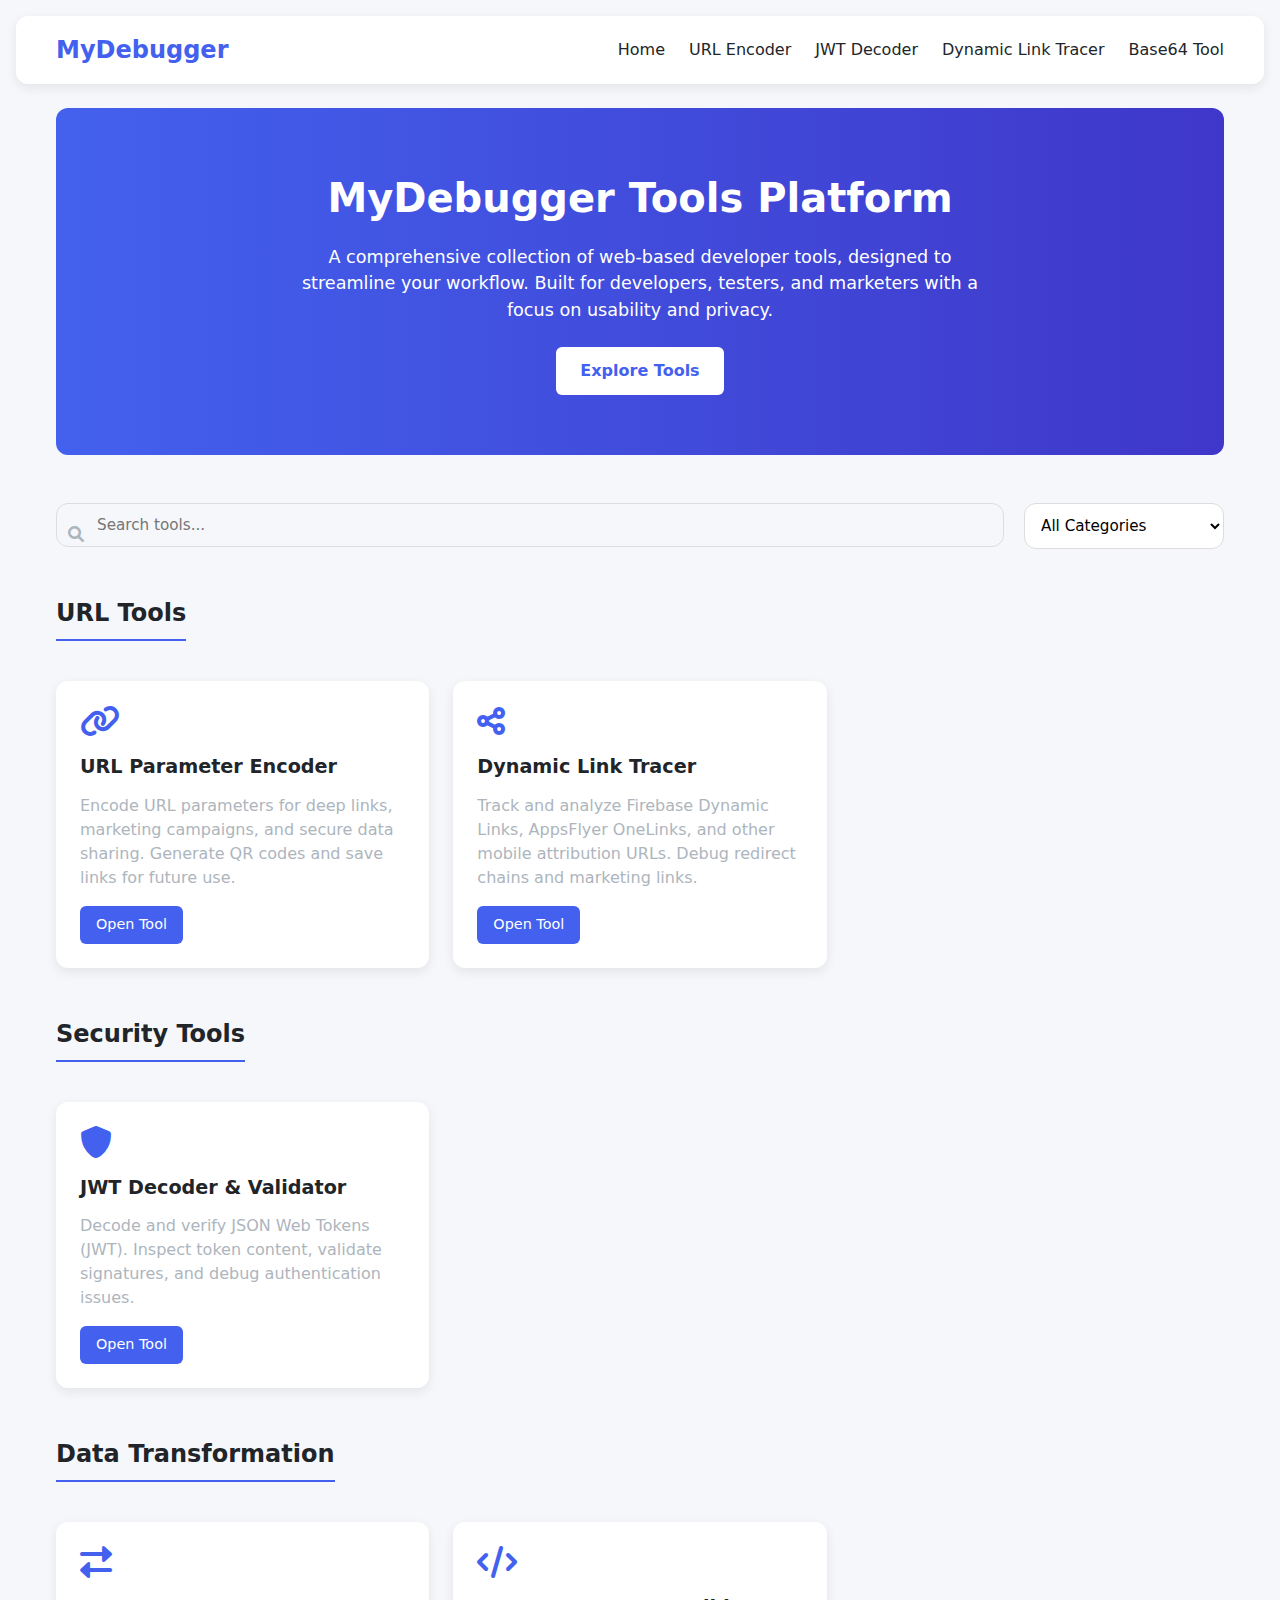
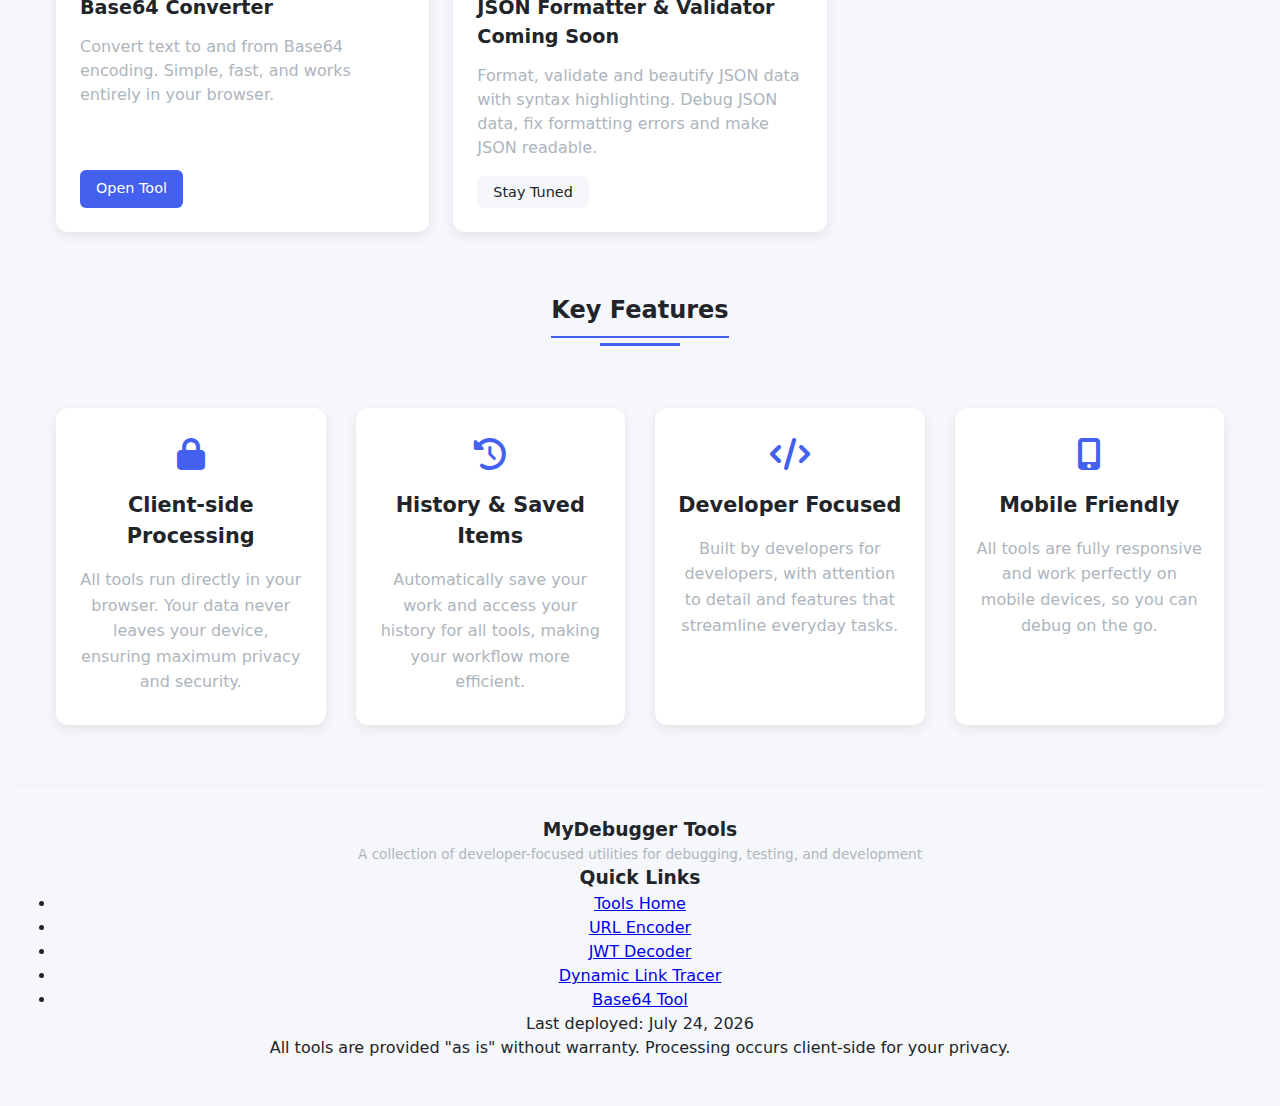
<file: landing.html>
<!DOCTYPE html>
<html lang="en">
<head>
    <meta charset="UTF-8">
    <meta name="viewport" content="width=device-width, initial-scale=1.0">
    
    <!-- SEO Optimized Title -->
    <title>MyDebugger Tools | Developer Utilities for URL, JSON, JWT and More</title>
    
    <!-- SEO Meta Tags -->
    <meta name="description" content="Free developer tools for URL encoding, JSON formatting, JWT debugging, and more. All tools run client-side for maximum privacy and security.">
    <meta name="keywords" content="developer tools, url encoder, jwt decoder, json formatter, base64 converter, dynamic link tracer">
    <meta name="robots" content="index, follow">
    <meta name="revisit-after" content="7 days">
    
    <!-- Canonical URL -->
    <link rel="canonical" href="https://mydebugger.vercel.app/landing.html">
    
    <!-- Open Graph / Facebook -->
    <meta property="og:type" content="website">
    <meta property="og:url" content="https://mydebugger.vercel.app/landing.html">
    <meta property="og:title" content="MyDebugger Tools | Developer Utilities">
    <meta property="og:description" content="Free developer tools for URL encoding, JSON formatting, JWT debugging, and more. All tools run client-side for maximum privacy and security.">
    
    <!-- Favicon -->
    <link rel="icon" type="image/png" href="assets/favicon.png">
    
    <!-- External Scripts and Styles -->
    <link rel="stylesheet" href="https://cdnjs.cloudflare.com/ajax/libs/font-awesome/6.0.0/css/all.min.css">
    
    <!-- Custom Styles -->
    <link rel="stylesheet" href="css/main.css">
</head>
<body>
    <!-- Header will be injected by common.js -->
    <div id="header-container"></div>
    
    <!-- Hero Section -->
    <div class="container">
        <section class="hero">
            <h1>MyDebugger Tools Platform</h1>
            <p>A comprehensive collection of web-based developer tools, designed to streamline your workflow. Built for developers, testers, and marketers with a focus on usability and privacy.</p>
            <a href="#tools" class="btn" id="explore-tools-btn">Explore Tools</a>
        </section>
    </div>
    
    <!-- Tools Search & Filter -->
    <div class="container">
        <div class="tools-control">
            <div class="search-box">
                <i class="fas fa-search"></i>
                <input type="text" id="search-tools" placeholder="Search tools...">
            </div>
            <div class="filter-box">
                <select id="category-filter">
                    <option value="">All Categories</option>
                    <!-- Categories will be populated by tools-registry.js -->
                </select>
            </div>
        </div>
    </div>
    
    <!-- Tools Container -->
    <div class="container" id="tools">
        <div id="tools-container">
            <!-- Tools will be rendered by tools-registry.js -->
        </div>
    </div>
    
    <!-- Features Section -->
    <div class="container">
        <section class="features">
            <h2>Key Features</h2>
            <div class="features-grid">
                <div class="feature-card" id="feature-client-side">
                    <i class="fas fa-lock"></i>
                    <h3>Client-side Processing</h3>
                    <p>All tools run directly in your browser. Your data never leaves your device, ensuring maximum privacy and security.</p>
                </div>
                <div class="feature-card" id="feature-history">
                    <i class="fas fa-history"></i>
                    <h3>History & Saved Items</h3>
                    <p>Automatically save your work and access your history for all tools, making your workflow more efficient.</p>
                </div>
                <div class="feature-card" id="feature-developer-focused">
                    <i class="fas fa-code"></i>
                    <h3>Developer Focused</h3>
                    <p>Built by developers for developers, with attention to detail and features that streamline everyday tasks.</p>
                </div>
                <div class="feature-card" id="feature-mobile-friendly">
                    <i class="fas fa-mobile-alt"></i>
                    <h3>Mobile Friendly</h3>
                    <p>All tools are fully responsive and work perfectly on mobile devices, so you can debug on the go.</p>
                </div>
            </div>
        </section>
    </div>
    
    <!-- Footer will be injected by common.js -->
    <div id="footer-container"></div>
    
    <!-- Common Scripts -->
    <script src="js/common.js"></script>
    <script src="js/storage.js"></script>
    <script src="js/tools-registry.js"></script>
    <script>
        document.addEventListener('DOMContentLoaded', function() {
            // Scroll to tools section when "Explore Tools" is clicked
            const exploreToolsBtn = document.getElementById('explore-tools-btn');
            exploreToolsBtn.addEventListener('click', () => {
                document.getElementById('tools').scrollIntoView({ behavior: 'smooth' });
            });

            // Add click handlers for feature cards
            document.getElementById('feature-client-side').addEventListener('click', () => {
                alert('Client-side processing ensures your data stays private.');
            });

            document.getElementById('feature-history').addEventListener('click', () => {
                alert('History and saved items feature is coming soon!');
            });

            document.getElementById('feature-developer-focused').addEventListener('click', () => {
                alert('Developer-focused tools to streamline your workflow.');
            });

            document.getElementById('feature-mobile-friendly').addEventListener('click', () => {
                alert('Mobile-friendly tools for debugging on the go.');
            });
        });
    </script>
    
    <style>
        /* Styles specific to landing page */
        .hero {
            background: linear-gradient(to right, var(--primary), var(--secondary));
            border-radius: var(--border-radius);
            padding: 60px 24px;
            margin: 24px 0 48px;
            color: var(--white);
            text-align: center;
        }
        
        .hero h1 {
            font-size: 2.5rem;
            margin-bottom: 16px;
        }
        
        .hero p {
            font-size: 1.1rem;
            margin-bottom: 24px;
            max-width: 700px;
            margin-left: auto;
            margin-right: auto;
        }
        
        .hero .btn {
            background-color: var(--white);
            color: var(--primary);
            font-weight: 600;
            padding: 12px 24px;
            font-size: 1rem;
        }
        
        .hero .btn:hover {
            background-color: rgba(255, 255, 255, 0.9);
            transform: translateY(-2px);
        }
        
        .tools-control {
            display: flex;
            gap: 20px;
            margin-bottom: 30px;
            flex-wrap: wrap;
        }
        
        .search-box {
            flex: 1;
            min-width: 250px;
            position: relative;
        }
        
        .search-box i {
            position: absolute;
            left: 12px;
            top: 50%;
            transform: translateY(-50%);
            color: var(--gray);
        }
        
        .search-box input {
            width: 100%;
            padding: 12px 12px 12px 40px;
            border: 1px solid #ddd;
            border-radius: var(--border-radius);
            font-size: 0.95rem;
        }
        
        .filter-box {
            width: 200px;
        }
        
        .filter-box select {
            width: 100%;
            padding: 12px;
            border: 1px solid #ddd;
            border-radius: var(--border-radius);
            font-size: 0.95rem;
            background-color: var(--white);
        }
        
        .features {
            margin: 60px 0;
            text-align: center;
        }
        
        .features h2 {
            margin-bottom: 40px;
            position: relative;
            display: inline-block;
        }
        
        .features h2:after {
            content: '';
            position: absolute;
            width: 80px;
            height: 3px;
            background-color: var(--primary);
            bottom: -10px;
            left: 50%;
            transform: translateX(-50%);
        }
        
        .features-grid {
            display: grid;
            grid-template-columns: repeat(auto-fit, minmax(250px, 1fr));
            gap: 30px;
            margin-top: 30px;
        }
        
        .feature-card {
            background-color: var(--white);
            padding: 30px 20px;
            border-radius: var(--border-radius);
            box-shadow: var(--shadow);
            transition: var(--transition);
        }
        
        .feature-card:hover {
            transform: translateY(-5px);
            box-shadow: 0 8px 24px rgba(0, 0, 0, 0.15);
        }
        
        .feature-card i {
            font-size: 2rem;
            color: var(--primary);
            margin-bottom: 20px;
        }
        
        .feature-card h3 {
            margin-bottom: 15px;
            font-size: 1.3rem;
        }
        
        .feature-card p {
            color: var(--gray);
            line-height: 1.6;
        }
        
        @media (max-width: 768px) {
            .hero h1 {
                font-size: 2rem;
            }
            
            .hero p {
                font-size: 1rem;
            }
            
            .tools-control {
                flex-direction: column;
                gap: 15px;
            }
            
            .filter-box {
                width: 100%;
            }
        }
    </style>
</body>
</html>
</file>
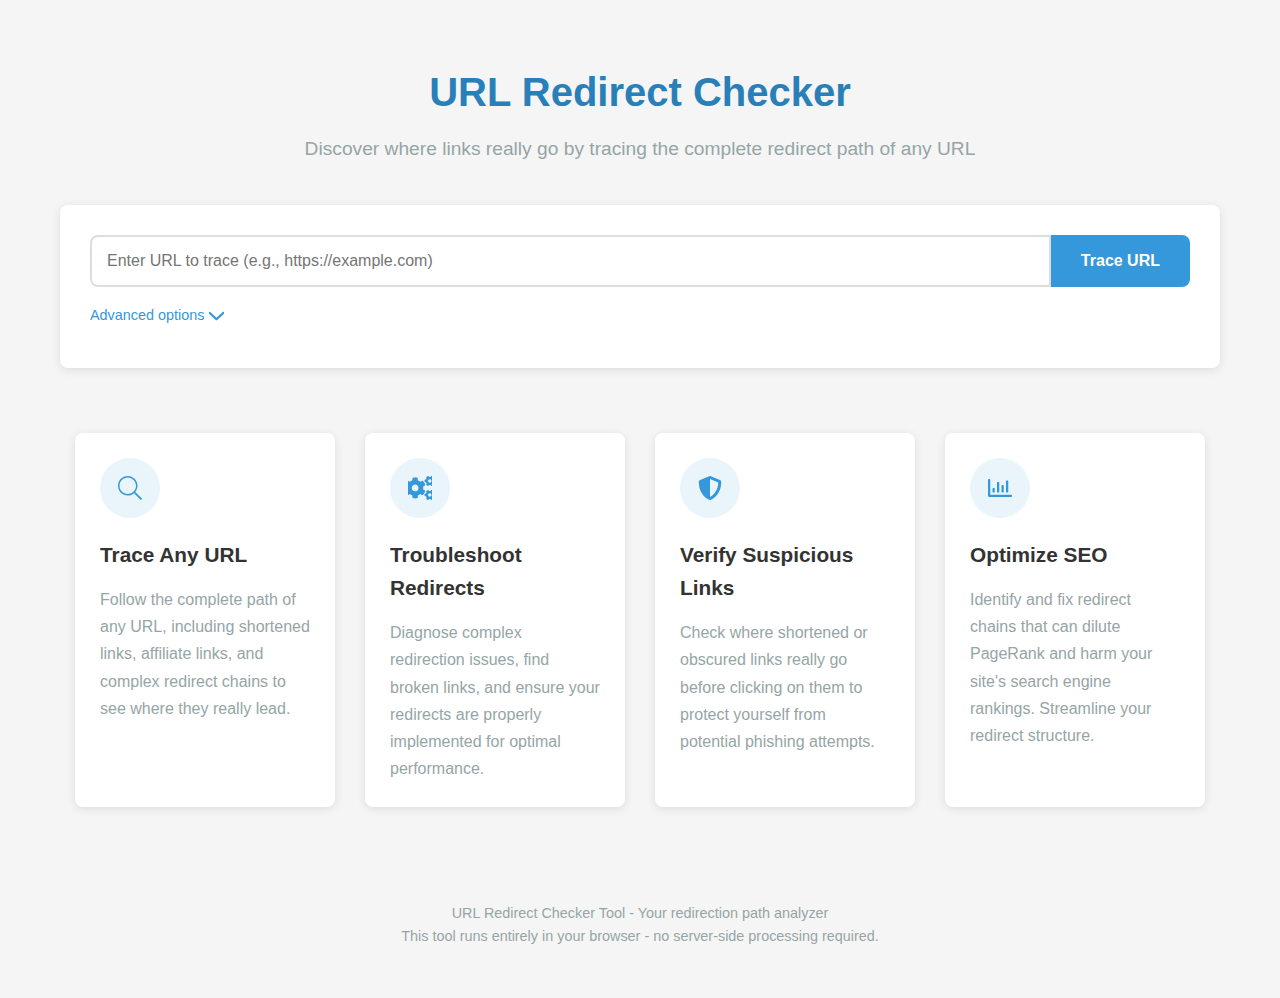
<file: tools/dynamic-link-tracer.html>
<!DOCTYPE html>
<html lang="en">
<head>
    <meta charset="UTF-8">
    <meta name="viewport" content="width=device-width, initial-scale=1.0">
    <title>URL Redirect Checker - Where Does This Link Go?</title>
    <style>
        :root {
            --primary: #3498db;
            --primary-dark: #2980b9;
            --secondary: #e74c3c;
            --success: #2ecc71;
            --warning: #f39c12;
            --danger: #e74c3c;
            --light: #f5f5f5;
            --dark: #333333;
            --gray: #95a5a6;
            --white: #ffffff;
            --border-radius: 8px;
            --box-shadow: 0 2px 10px rgba(0, 0, 0, 0.1);
            --transition: all 0.3s ease;
        }
        
        * {
            margin: 0;
            padding: 0;
            box-sizing: border-box;
            font-family: 'Segoe UI', Tahoma, Geneva, Verdana, sans-serif;
        }
        
        body {
            background-color: var(--light);
            color: var(--dark);
            line-height: 1.6;
        }
        
        .container {
            max-width: 1200px;
            margin: 0 auto;
            padding: 20px;
        }
        
        .header {
            text-align: center;
            padding: 40px 0;
        }
        
        .header h1 {
            font-size: 2.5rem;
            margin-bottom: 10px;
            color: var(--primary-dark);
        }
        
        .header p {
            font-size: 1.2rem;
            color: var(--gray);
            max-width: 800px;
            margin: 0 auto;
        }
        
        .input-section {
            background-color: var(--white);
            border-radius: var(--border-radius);
            box-shadow: var(--box-shadow);
            padding: 30px;
            margin-bottom: 30px;
        }
        
        .url-input-group {
            display: flex;
            margin-bottom: 20px;
        }
        
        .url-input {
            flex: 1;
            padding: 15px;
            border: 2px solid #ddd;
            border-radius: var(--border-radius) 0 0 var(--border-radius);
            font-size: 1rem;
            transition: var(--transition);
        }
        
        .url-input:focus {
            outline: none;
            border-color: var(--primary);
        }
        
        .trace-btn {
            background-color: var(--primary);
            color: white;
            border: none;
            padding: 0 30px;
            border-radius: 0 var(--border-radius) var(--border-radius) 0;
            cursor: pointer;
            font-size: 1rem;
            font-weight: bold;
            transition: var(--transition);
        }
        
        .trace-btn:hover {
            background-color: var(--primary-dark);
        }
        
        .options-toggle {
            background: none;
            border: none;
            color: var(--primary);
            cursor: pointer;
            font-size: 0.9rem;
            display: flex;
            align-items: center;
            margin-bottom: 15px;
        }
        
        .options-toggle:focus {
            outline: none;
        }
        
        .options-toggle i {
            margin-left: 5px;
            transition: var(--transition);
        }
        
        .options-toggle.open i {
            transform: rotate(180deg);
        }
        
        .advanced-options {
            display: none;
            background-color: #f9f9f9;
            padding: 20px;
            border-radius: var(--border-radius);
            margin-bottom: 20px;
        }
        
        .advanced-options.open {
            display: block;
        }
        
        .option-group {
            margin-bottom: 15px;
        }
        
        .option-group label {
            display: block;
            margin-bottom: 5px;
            font-weight: 600;
        }
        
        .option-group select, .option-group input {
            width: 100%;
            padding: 10px;
            border: 1px solid #ddd;
            border-radius: var(--border-radius);
        }
        
        .switch-container {
            display: flex;
            align-items: center;
        }
        
        .switch {
            position: relative;
            display: inline-block;
            width: 50px;
            height: 24px;
            margin-right: 10px;
        }
        
        .switch input {
            opacity: 0;
            width: 0;
            height: 0;
        }
        
        .slider {
            position: absolute;
            cursor: pointer;
            top: 0;
            left: 0;
            right: 0;
            bottom: 0;
            background-color: #ccc;
            transition: var(--transition);
            border-radius: 34px;
        }
        
        .slider:before {
            position: absolute;
            content: "";
            height: 16px;
            width: 16px;
            left: 4px;
            bottom: 4px;
            background-color: white;
            transition: var(--transition);
            border-radius: 50%;
        }
        
        input:checked + .slider {
            background-color: var(--primary);
        }
        
        input:checked + .slider:before {
            transform: translateX(26px);
        }
        
        .results-section {
            display: none;
            background-color: var(--white);
            border-radius: var(--border-radius);
            box-shadow: var(--box-shadow);
            margin-bottom: 30px;
            overflow: hidden;
        }
        
        .results-header {
            background-color: var(--primary);
            color: var(--white);
            padding: 20px;
            display: flex;
            justify-content: space-between;
            align-items: center;
        }
        
        .results-title {
            font-size: 1.3rem;
            font-weight: 600;
        }
        
        .action-buttons {
            display: flex;
        }
        
        .action-btn {
            background: rgba(255, 255, 255, 0.2);
            border: none;
            padding: 8px 12px;
            border-radius: var(--border-radius);
            color: white;
            margin-left: 10px;
            cursor: pointer;
            display: flex;
            align-items: center;
            font-size: 0.9rem;
            transition: var(--transition);
        }
        
        .action-btn:hover {
            background: rgba(255, 255, 255, 0.3);
        }
        
        .action-btn i {
            margin-right: 5px;
        }
        
        .results-body {
            padding: 30px;
        }
        
        .summary-panel {
            background-color: #f9f9f9;
            border-radius: var(--border-radius);
            padding: 20px;
            margin-bottom: 30px;
        }
        
        .summary-stats {
            display: flex;
            flex-wrap: wrap;
            margin-top: 15px;
        }
        
        .stat-item {
            flex: 1 1 150px;
            text-align: center;
            padding: 15px;
            background-color: var(--white);
            border-radius: var(--border-radius);
            margin: 5px;
            box-shadow: 0 1px 3px rgba(0, 0, 0, 0.1);
        }
        
        .stat-value {
            font-size: 1.8rem;
            font-weight: 700;
            color: var(--primary);
            margin-bottom: 5px;
        }
        
        .stat-label {
            font-size: 0.9rem;
            color: var(--gray);
        }
        
        .final-url {
            font-size: 1.1rem;
            padding: 15px;
            background-color: #f0f0f0;
            border-radius: var(--border-radius);
            word-break: break-all;
            margin-top: 15px;
        }
        
        .tabs {
            display: flex;
            border-bottom: 1px solid #ddd;
            margin-bottom: 20px;
        }
        
        .tab {
            padding: 10px 20px;
            cursor: pointer;
            border-bottom: 3px solid transparent;
            transition: var(--transition);
        }
        
        .tab.active {
            border-bottom-color: var(--primary);
            color: var(--primary);
            font-weight: 600;
        }
        
        .tab-content {
            display: none;
        }
        
        .tab-content.active {
            display: block;
        }
        
        .redirect-chain {
            position: relative;
            padding-left: 30px;
        }
        
        .redirect-item {
            position: relative;
            margin-bottom: 30px;
            transition: var(--transition);
        }
        
        .redirect-item::before {
            content: "";
            position: absolute;
            top: 0;
            left: -20px;
            width: 12px;
            height: 12px;
            border-radius: 50%;
            background-color: var(--primary);
            z-index: 1;
        }
        
        .redirect-item:not(:last-child)::after {
            content: "";
            position: absolute;
            top: 12px;
            left: -14px;
            width: 2px;
            height: calc(100% + 24px);
            background-color: #ddd;
        }
        
        .redirect-card {
            background-color: #f9f9f9;
            border-radius: var(--border-radius);
            padding: 20px;
            box-shadow: 0 1px 3px rgba(0, 0, 0, 0.1);
            transition: var(--transition);
        }
        
        .redirect-card:hover {
            box-shadow: 0 5px 15px rgba(0, 0, 0, 0.1);
        }
        
        .redirect-header {
            display: flex;
            justify-content: space-between;
            align-items: flex-start;
            margin-bottom: 15px;
        }
        
        .redirect-title {
            font-weight: 600;
            font-size: 1.1rem;
            word-break: break-all;
        }
        
        .status-badge {
            display: inline-block;
            padding: 5px 10px;
            border-radius: 20px;
            font-size: 0.8rem;
            font-weight: 600;
            color: white;
        }
        
        .status-301 {
            background-color: var(--success);
        }
        
        .status-302 {
            background-color: var(--warning);
        }
        
        .status-js {
            background-color: var(--primary);
        }
        
        .status-meta {
            background-color: var(--gray);
        }
        
        .redirect-details {
            display: flex;
            flex-wrap: wrap;
            font-size: 0.9rem;
            margin-bottom: 15px;
        }
        
        .detail-item {
            flex: 1 1 150px;
            margin-bottom: 10px;
        }
        
        .detail-label {
            font-weight: 600;
            color: var(--gray);
            margin-bottom: 3px;
        }
        
        .detail-value {
            word-break: break-all;
        }
        
        .toggle-details {
            background: none;
            border: none;
            color: var(--primary);
            cursor: pointer;
            font-size: 0.9rem;
            display: flex;
            align-items: center;
        }
        
        .toggle-details:focus {
            outline: none;
        }
        
        .toggle-details i {
            margin-left: 5px;
            transition: var(--transition);
        }
        
        .toggle-details.open i {
            transform: rotate(180deg);
        }
        
        .advanced-details {
            display: none;
            background-color: #f0f0f0;
            border-radius: var(--border-radius);
            padding: 15px;
            margin-top: 15px;
            font-family: 'Courier New', monospace;
            font-size: 0.9rem;
            white-space: pre-wrap;
            word-break: break-all;
        }
        
        .advanced-details.open {
            display: block;
        }
        
        .timeline-view {
            margin-top: 30px;
        }
        
        .timeline-bar {
            height: 40px;
            background-color: #f0f0f0;
            border-radius: var(--border-radius);
            position: relative;
            overflow: hidden;
            margin-bottom: 15px;
        }
        
        .timeline-segment {
            height: 100%;
            position: absolute;
            top: 0;
            transition: var(--transition);
        }
        
        .timeline-segment:hover {
            opacity: 0.8;
        }
        
        .timeline-labels {
            display: flex;
            justify-content: space-between;
            font-size: 0.8rem;
            color: var(--gray);
        }
        
        .timeline-markers {
            position: relative;
            height: 20px;
            margin-top: 5px;
        }
        
        .timeline-marker {
            position: absolute;
            top: 0;
            width: 1px;
            height: 8px;
            background-color: var(--gray);
        }
        
        .timeline-marker::after {
            content: attr(data-time);
            position: absolute;
            top: 10px;
            left: 50%;
            transform: translateX(-50%);
            font-size: 0.7rem;
            color: var(--gray);
            white-space: nowrap;
        }
        
        .headers-view {
            background-color: #f9f9f9;
            border-radius: var(--border-radius);
            padding: 20px;
            font-family: 'Courier New', monospace;
            font-size: 0.9rem;
            white-space: pre-wrap;
            max-height: 400px;
            overflow-y: auto;
        }
        
        .loader {
            display: none;
            text-align: center;
            padding: 40px 0;
        }
        
        .spinner {
            width: 50px;
            height: 50px;
            border: 5px solid rgba(0, 0, 0, 0.1);
            border-top-color: var(--primary);
            border-radius: 50%;
            animation: spin 1s linear infinite;
            margin: 0 auto 20px;
        }
        
        @keyframes spin {
            to {
                transform: rotate(360deg);
            }
        }
        
        .loader-text {
            font-size: 1.2rem;
            color: var(--gray);
        }
        
        .current-url {
            margin-top: 10px;
            font-size: 0.9rem;
            color: var(--gray);
            word-break: break-all;
        }
        
        .error-message {
            display: none;
            background-color: #fde2e2;
            border-left: 4px solid var(--danger);
            padding: 15px;
            margin-bottom: 20px;
            border-radius: var(--border-radius);
            color: #b71c1c;
        }
        
        .features-section {
            display: flex;
            flex-wrap: wrap;
            justify-content: space-between;
            margin: 50px 0;
        }
        
        .feature-card {
            flex: 1 1 250px;
            margin: 15px;
            background-color: var(--white);
            border-radius: var(--border-radius);
            box-shadow: var(--box-shadow);
            padding: 25px;
            transition: var(--transition);
        }
        
        .feature-card:hover {
            transform: translateY(-5px);
            box-shadow: 0 15px 30px rgba(0, 0, 0, 0.1);
        }
        
        .feature-icon {
            width: 60px;
            height: 60px;
            background-color: rgba(52, 152, 219, 0.1);
            border-radius: 50%;
            display: flex;
            align-items: center;
            justify-content: center;
            margin-bottom: 20px;
        }
        
        .feature-icon i {
            color: var(--primary);
            font-size: 1.5rem;
        }
        
        .feature-title {
            font-size: 1.3rem;
            margin-bottom: 15px;
            color: var(--dark);
        }
        
        .feature-description {
            color: var(--gray);
            line-height: 1.7;
        }
        
        .footer {
            text-align: center;
            padding: 30px 0;
            margin-top: 50px;
            color: var(--gray);
            font-size: 0.9rem;
        }
        
        /* Mobile Responsive Styles */
        @media (max-width: 768px) {
            .header {
                padding: 20px 0;
            }
            
            .header h1 {
                font-size: 2rem;
            }
            
            .header p {
                font-size: 1rem;
            }
            
            .url-input-group {
                flex-direction: column;
            }
            
            .url-input {
                border-radius: var(--border-radius) var(--border-radius) 0 0;
            }
            
            .trace-btn {
                border-radius: 0 0 var(--border-radius) var(--border-radius);
                padding: 15px;
            }
            
            .results-header {
                flex-direction: column;
                align-items: flex-start;
            }
            
            .action-buttons {
                margin-top: 15px;
            }
            
            .action-btn {
                margin: 0 10px 0 0;
            }
            
            .tabs {
                overflow-x: auto;
                padding-bottom: 5px;
            }
            
            .redirect-header {
                flex-direction: column;
            }
            
            .status-badge {
                margin-top: 10px;
            }
        }
        
        /* Icons (using Font Awesome CDN) */
        .fa {
            display: inline-block;
            width: 1em;
            height: 1em;
            background-size: cover;
            background-repeat: no-repeat;
            background-position: center;
        }
        
        .fa-chevron-down {
            background-image: url("data:image/svg+xml,%3Csvg xmlns='http://www.w3.org/2000/svg' viewBox='0 0 448 512'%3E%3Cpath fill='%233498db' d='M224 416c-8.188 0-16.38-3.125-22.62-9.375l-192-192c-12.5-12.5-12.5-32.75 0-45.25s32.75-12.5 45.25 0L224 338.8l169.4-169.4c12.5-12.5 32.75-12.5 45.25 0s12.5 32.75 0 45.25l-192 192C240.4 412.9 232.2 416 224 416z'/%3E%3C/svg%3E");
        }
        
        .fa-file-export {
            background-image: url("data:image/svg+xml,%3Csvg xmlns='http://www.w3.org/2000/svg' viewBox='0 0 576 512'%3E%3Cpath fill='white' d='M572.7 292.5L500.3 416.8c-11.1 19.1-31.7 30.9-54.3 30.9H288c-35.3 0-64-28.7-64-64V224c0-35.3 28.7-64 64-64h160c18.1 0 34.6 10.2 42.7 26.3l72 144C577 353.7 569.3 382.8 542.7 395.3C535.3 388.7 528.4 381.5 522.3 373.8l-56.8-98.2c-7.9-13.7-22.9-22.2-38.8-22.2H288v191.6h150.2c9.8 0 18.9-5.5 23.2-14.2l67.2-121.6C542.2 328.6 558.2 312.7 572.7 292.5zM390.4 160H288v44.8h102.4L390.4 160zM0 416c0-35.3 28.7-64 64-64h96v64H65.9c-9.6 0-17.7 7.6-18.5 17.2c-.9 11.2 7.9 20.8 18.8 20.8h94.8v64H64c-35.3 0-64-28.7-64-64z'/%3E%3C/svg%3E");
        }
        
        .fa-share-alt {
            background-image: url("data:image/svg+xml,%3Csvg xmlns='http://www.w3.org/2000/svg' viewBox='0 0 448 512'%3E%3Cpath fill='white' d='M352 320c-28.6 0-54.2 12.5-71.8 32.3l-95.5-59.7c9.6-23.5 9.7-49.9 0-73.5l95.5-59.7c17.6 19.8 43.2 32.3 71.8 32.3 53 0 96-43 96-96S405 0 352 0s-96 43-96 96c0 13 2.6 25.3 7.2 36.6l-95.5 59.7C150.2 172.5 124.6 160 96 160c-53 0-96 43-96 96s43 96 96 96c28.6 0 54.2-12.5 71.8-32.3l95.5 59.7c-4.7 11.3-7.2 23.6-7.2 36.6 0 53 43 96 96 96s96-43 96-96S405 416 352 416z'/%3E%3C/svg%3E");
        }
        
        .fa-redo {
            background-image: url("data:image/svg+xml,%3Csvg xmlns='http://www.w3.org/2000/svg' viewBox='0 0 512 512'%3E%3Cpath fill='white' d='M463.5 224H472c13.3 0 24-10.7 24-24V72c0-9.7-5.8-18.5-14.8-22.2s-19.3-1.7-26.2 5.2L413.4 96.6c-87.6-86.5-228.7-86.2-315.8 1c-87.5 87.5-87.5 229.3 0 316.8s229.3 87.5 316.8 0c12.5-12.5 12.5-32.8 0-45.3s-32.8-12.5-45.3 0c-62.5 62.5-163.8 62.5-226.3 0s-62.5-163.8 0-226.3c62.2-62.2 162.7-62.5 225.3-1L327 183c-6.9 6.9-8.9 17.2-5.2 26.2s12.5 14.8 22.2 14.8H463.5z'/%3E%3C/svg%3E");
        }
        
        .fa-search {
            background-image: url("data:image/svg+xml,%3Csvg xmlns='http://www.w3.org/2000/svg' viewBox='0 0 512 512'%3E%3Cpath fill='%233498db' d='M508.5 481.6l-129-129c-2.3-2.3-5.3-3.5-8.5-3.5h-10.3C395 312 416 262.5 416 208 416 93.1 322.9 0 208 0S0 93.1 0 208s93.1 208 208 208c54.5 0 104-21 141.1-55.2V371c0 3.2 1.3 6.2 3.5 8.5l129 129c4.7 4.7 12.3 4.7 17 0l9.9-9.9c4.7-4.7 4.7-12.3 0-17zM208 384c-97.3 0-176-78.7-176-176S110.7 32 208 32s176 78.7 176 176-78.7 176-176 176z'/%3E%3C/svg%3E");
        }
        
        .fa-cogs {
            background-image: url("data:image/svg+xml,%3Csvg xmlns='http://www.w3.org/2000/svg' viewBox='0 0 640 512'%3E%3Cpath fill='%233498db' d='M512.1 191l-8.2 14.3c-3 5.3-9.4 7.5-15.1 5.4-11.8-4.4-22.6-10.7-32.1-18.6-4.6-3.8-5.8-10.5-2.8-15.7l8.2-14.3c-6.9-8-12.3-17.3-15.9-27.4h-16.5c-6 0-11.2-4.3-12.2-10.3-2-12-2.1-24.6 0-37.1 1-6 6.2-10.4 12.2-10.4h16.5c3.6-10.1 9-19.4 15.9-27.4l-8.2-14.3c-3-5.2-1.9-11.9 2.8-15.7 9.5-7.9 20.4-14.2 32.1-18.6 5.7-2.1 12.1.1 15.1 5.4l8.2 14.3c10.5-1.9 21.2-1.9 31.7 0L552 6.3c3-5.3 9.4-7.5 15.1-5.4 11.8 4.4 22.6 10.7 32.1 18.6 4.6 3.8 5.8 10.5 2.8 15.7l-8.2 14.3c6.9 8 12.3 17.3 15.9 27.4h16.5c6 0 11.2 4.3 12.2 10.3 2 12 2.1 24.6 0 37.1-1 6-6.2 10.4-12.2 10.4h-16.5c-3.6 10.1-9 19.4-15.9 27.4l8.2 14.3c3 5.2 1.9 11.9-2.8 15.7-9.5 7.9-20.4 14.2-32.1 18.6-5.7 2.1-12.1-.1-15.1-5.4l-8.2-14.3c-10.4 1.9-21.2 1.9-31.7 0zm-10.5-58.8c38.5 29.6 82.4-14.3 52.8-52.8-38.5-29.7-82.4 14.3-52.8 52.8zM386.3 286.1l33.7 16.8c10.1 5.8 14.5 18.1 10.5 29.1-8.9 24.2-26.4 46.4-42.6 65.8-7.4 8.9-20.2 11.1-30.3 5.3l-29.1-16.8c-16 13.7-34.6 24.6-54.9 31.7v33.6c0 11.6-8.3 21.6-19.7 23.6-24.6 4.2-50.4 4.4-75.9 0-11.5-2-20-11.9-20-23.6V418c-20.3-7.2-38.9-18-54.9-31.7L74 403c-10 5.8-22.9 3.6-30.3-5.3-16.2-19.4-33.3-41.6-42.2-65.7-4-10.9.4-23.2 10.5-29.1l33.3-16.8c-3.9-20.9-3.9-42.4 0-63.4L12 205.8c-10.1-5.8-14.6-18.1-10.5-29 8.9-24.2 26-46.4 42.2-65.8 7.4-8.9 20.2-11.1 30.3-5.3l29.1 16.8c16-13.7 34.6-24.6 54.9-31.7V57.1c0-11.5 8.2-21.5 19.6-23.5 24.6-4.2 50.5-4.4 76-.1 11.5 2 20 11.9 20 23.6v33.6c20.3 7.2 38.9 18 54.9 31.7l29.1-16.8c10-5.8 22.9-3.6 30.3 5.3 16.2 19.4 33.2 41.6 42.1 65.8 4 10.9-.5 23.2-10.5 29.1l-33.2 16.8c3.9 20.9 3.9 42.4 0 63.4zm-117.6 21.1c59.2-77-28.7-164.9-105.7-105.7-59.2 77 28.7 164.9 105.7 105.7zm243.4 182.7l-8.2 14.3c-3 5.3-9.4 7.5-15.1 5.4-11.8-4.4-22.6-10.7-32.1-18.6-4.6-3.8-5.8-10.5-2.8-15.7l8.2-14.3c-6.9-8-12.3-17.3-15.9-27.4h-16.5c-6 0-11.2-4.3-12.2-10.3-2-12-2.1-24.6 0-37.1 1-6 6.2-10.4 12.2-10.4h16.5c3.6-10.1 9-19.4 15.9-27.4l-8.2-14.3c-3-5.2-1.9-11.9 2.8-15.7 9.5-7.9 20.4-14.2 32.1-18.6 5.7-2.1 12.1.1 15.1 5.4l8.2 14.3c10.5-1.9 21.2-1.9 31.7 0l8.2-14.3c3-5.3 9.4-7.5 15.1-5.4 11.8 4.4 22.6 10.7 32.1 18.6 4.6 3.8 5.8 10.5 2.8 15.7l-8.2 14.3c6.9 8 12.3 17.3 15.9 27.4h16.5c6 0 11.2 4.3 12.2 10.3 2 12 2.1 24.6 0 37.1-1 6-6.2 10.4-12.2 10.4h-16.5c-3.6 10.1-9 19.4-15.9 27.4l8.2 14.3c3 5.2 1.9 11.9-2.8 15.7-9.5 7.9-20.4 14.2-32.1 18.6-5.7 2.1-12.1-.1-15.1-5.4l-8.2-14.3c-10.4 1.9-21.2 1.9-31.7 0zM501.6 431c38.5 29.6 82.4-14.3 52.8-52.8-38.5-29.6-82.4 14.3-52.8 52.8z'/%3E%3C/svg%3E");
        }
        
        .fa-shield-alt {
            background-image: url("data:image/svg+xml,%3Csvg xmlns='http://www.w3.org/2000/svg' viewBox='0 0 512 512'%3E%3Cpath fill='%233498db' d='M466.5 83.7l-192-80a48.15 48.15 0 0 0-36.9 0l-192 80C27.7 91.1 16 108.6 16 128c0 198.5 114.5 335.7 221.5 380.3 11.8 4.9 25.1 4.9 36.9 0C360.1 472.6 496 349.3 496 128c0-19.4-11.7-36.9-29.5-44.3zM256.1 446.3l-.1-381 175.9 73.3c-3.3 151.4-82.1 261.1-175.8 307.7z'/%3E%3C/svg%3E");
        }
        
        .fa-chart-bar {
            background-image: url("data:image/svg+xml,%3Csvg xmlns='http://www.w3.org/2000/svg' viewBox='0 0 512 512'%3E%3Cpath fill='%233498db' d='M396.8 352h22.4c6.4 0 12.8-6.4 12.8-12.8V108.8c0-6.4-6.4-12.8-12.8-12.8h-22.4c-6.4 0-12.8 6.4-12.8 12.8v230.4c0 6.4 6.4 12.8 12.8 12.8zm-192 0h22.4c6.4 0 12.8-6.4 12.8-12.8V140.8c0-6.4-6.4-12.8-12.8-12.8h-22.4c-6.4 0-12.8 6.4-12.8 12.8v198.4c0 6.4 6.4 12.8 12.8 12.8zm96 0h22.4c6.4 0 12.8-6.4 12.8-12.8V204.8c0-6.4-6.4-12.8-12.8-12.8h-22.4c-6.4 0-12.8 6.4-12.8 12.8v134.4c0 6.4 6.4 12.8 12.8 12.8zM496 400H48V80c0-8.84-7.16-16-16-16H16C7.16 64 0 71.16 0 80v336c0 17.67 14.33 32 32 32h464c8.84 0 16-7.16 16-16v-16c0-8.84-7.16-16-16-16zm-387.2-48h22.4c6.4 0 12.8-6.4 12.8-12.8v-70.4c0-6.4-6.4-12.8-12.8-12.8h-22.4c-6.4 0-12.8 6.4-12.8 12.8v70.4c0 6.4 6.4 12.8 12.8 12.8z'/%3E%3C/svg%3E");
        }
    </style>
</head>
<body>
    <div class="container">
        <header class="header">
            <h1>URL Redirect Checker</h1>
            <p>Discover where links really go by tracing the complete redirect path of any URL</p>
        </header>
        
        <section class="input-section">
            <div class="url-input-group">
                <input type="text" class="url-input" id="url-input" placeholder="Enter URL to trace (e.g., https://example.com)" autocomplete="off">
                <button class="trace-btn" id="trace-btn">Trace URL</button>
            </div>
            
            <button class="options-toggle" id="options-toggle">
                Advanced options <i class="fa fa-chevron-down"></i>
            </button>
            
            <div class="advanced-options" id="advanced-options">
                <div class="option-group">
                    <label for="user-agent">User Agent:</label>
                    <select id="user-agent">
                        <option value="desktop">Desktop Browser</option>
                        <option value="mobile">Mobile Browser</option>
                        <option value="googlebot">Google Bot</option>
                    </select>
                </div>
                
                <div class="option-group">
                    <label for="max-redirects">Maximum redirects to follow:</label>
                    <input type="range" id="max-redirects" min="1" max="20" value="10">
                    <span id="max-redirects-value">10</span>
                </div>
                
                <div class="option-group">
                    <label for="timeout">Request timeout (seconds):</label>
                    <input type="range" id="timeout" min="1" max="30" value="10">
                    <span id="timeout-value">10</span>
                </div>
                
                <div class="option-group">
                    <div class="switch-container">
                        <label class="switch">
                            <input type="checkbox" id="js-redirects" checked>
                            <span class="slider"></span>
                        </label>
                        <span>Follow JavaScript redirects</span>
                    </div>
                </div>
                
                <div class="option-group">
                    <div class="switch-container">
                        <label class="switch">
                            <input type="checkbox" id="follow-meta-refresh" checked>
                            <span class="slider"></span>
                        </label>
                        <span>Follow meta refresh redirects</span>
                    </div>
                </div>
            </div>
            
            <div class="error-message" id="error-message"></div>
        </section>
        
        <div class="loader" id="loader">
            <div class="spinner"></div>
            <div class="loader-text">Tracing redirects...</div>
            <div class="current-url" id="current-url"></div>
        </div>
        
        <section class="results-section" id="results-section">
            <div class="results-header">
                <div class="results-title">Redirect Trace Results</div>
                <div class="action-buttons">
                    <button class="action-btn" id="export-btn">
                        <i class="fa fa-file-export"></i> Export
                    </button>
                    <button class="action-btn" id="share-btn">
                        <i class="fa fa-share-alt"></i> Share
                    </button>
                    <button class="action-btn" id="new-trace-btn">
                        <i class="fa fa-redo"></i> New Trace
                    </button>
                </div>
            </div>
            
            <div class="results-body">
                <div class="summary-panel">
                    <h2>Summary</h2>
                    <div class="summary-stats">
                        <div class="stat-item">
                            <div class="stat-value" id="redirect-count">0</div>
                            <div class="stat-label">Redirects</div>
                        </div>
                        <div class="stat-item">
                            <div class="stat-value" id="total-time">0</div>
                            <div class="stat-label">Total Time (ms)</div>
                        </div>
                        <div class="stat-item">
                            <div class="stat-value" id="status-type">-</div>
                            <div class="stat-label">Final Status</div>
                        </div>
                    </div>
                    <h3>Final Destination:</h3>
                    <div class="final-url" id="final-url">-</div>
                </div>
                
                <div class="tabs">
                    <div class="tab active" data-tab="chain-view">Redirect Chain</div>
                    <div class="tab" data-tab="timeline-view">Timeline</div>
                    <div class="tab" data-tab="headers-view">Headers</div>
                </div>
                
                <div class="tab-content active" id="chain-view">
                    <div class="redirect-chain" id="redirect-chain">
                        <!-- Redirect items will be added here dynamically -->
                    </div>
                </div>
                
                <div class="tab-content" id="timeline-view">
                    <h3>Redirect Timing</h3>
                    <div class="timeline-bar" id="timeline-bar">
                        <!-- Timeline segments will be added here dynamically -->
                    </div>
                    <div class="timeline-labels">
                        <span>0ms</span>
                        <span id="total-time-label">0ms</span>
                    </div>
                    <div class="timeline-markers" id="timeline-markers">
                        <!-- Timeline markers will be added here dynamically -->
                    </div>
                </div>
                
                <div class="tab-content" id="headers-view">
                    <div class="headers-view" id="headers-content">
                        <!-- Headers content will be added here dynamically -->
                    </div>
                </div>
            </div>
        </section>
        
        <section class="features-section">
            <div class="feature-card">
                <div class="feature-icon">
                    <i class="fa fa-search"></i>
                </div>
                <h3 class="feature-title">Trace Any URL</h3>
                <p class="feature-description">Follow the complete path of any URL, including shortened links, affiliate links, and complex redirect chains to see where they really lead.</p>
            </div>
            
            <div class="feature-card">
                <div class="feature-icon">
                    <i class="fa fa-cogs"></i>
                </div>
                <h3 class="feature-title">Troubleshoot Redirects</h3>
                <p class="feature-description">Diagnose complex redirection issues, find broken links, and ensure your redirects are properly implemented for optimal performance.</p>
            </div>
            
            <div class="feature-card">
                <div class="feature-icon">
                    <i class="fa fa-shield-alt"></i>
                </div>
                <h3 class="feature-title">Verify Suspicious Links</h3>
                <p class="feature-description">Check where shortened or obscured links really go before clicking on them to protect yourself from potential phishing attempts.</p>
            </div>
            
            <div class="feature-card">
                <div class="feature-icon">
                    <i class="fa fa-chart-bar"></i>
                </div>
                <h3 class="feature-title">Optimize SEO</h3>
                <p class="feature-description">Identify and fix redirect chains that can dilute PageRank and harm your site's search engine rankings. Streamline your redirect structure.</p>
            </div>
        </section>
        
        <footer class="footer">
            <p>URL Redirect Checker Tool - Your redirection path analyzer</p>
            <p>This tool runs entirely in your browser - no server-side processing required.</p>
        </footer>
    </div>
    
    <script>
        // DOM Elements
        const urlInput = document.getElementById('url-input');
        const traceBtn = document.getElementById('trace-btn');
        const optionsToggle = document.getElementById('options-toggle');
        const advancedOptions = document.getElementById('advanced-options');
        const maxRedirectsSlider = document.getElementById('max-redirects');
        const maxRedirectsValue = document.getElementById('max-redirects-value');
        const timeoutSlider = document.getElementById('timeout');
        const timeoutValue = document.getElementById('timeout-value');
        const loader = document.getElementById('loader');
        const currentUrl = document.getElementById('current-url');
        const resultsSection = document.getElementById('results-section');
        const redirectCount = document.getElementById('redirect-count');
        const totalTime = document.getElementById('total-time');
        const statusType = document.getElementById('status-type');
        const finalUrl = document.getElementById('final-url');
        const redirectChain = document.getElementById('redirect-chain');
        const timelineBar = document.getElementById('timeline-bar');
        const totalTimeLabel = document.getElementById('total-time-label');
        const timelineMarkers = document.getElementById('timeline-markers');
        const headersContent = document.getElementById('headers-content');
        const tabs = document.querySelectorAll('.tab');
        const tabContents = document.querySelectorAll('.tab-content');
        const exportBtn = document.getElementById('export-btn');
        const shareBtn = document.getElementById('share-btn');
        const newTraceBtn = document.getElementById('new-trace-btn');
        const errorMessage = document.getElementById('error-message');
        
        // State
        let traceResults = [];
        let totalTimeMs = 0;
        
        // Initialize
        init();
        
        function init() {
            // Set up event listeners
            urlInput.addEventListener('keypress', function(e) {
                if (e.key === 'Enter') {
                    startTrace();
                }
            });
            
            traceBtn.addEventListener('click', startTrace);
            
            optionsToggle.addEventListener('click', function() {
                this.classList.toggle('open');
                advancedOptions.classList.toggle('open');
            });
            
            maxRedirectsSlider.addEventListener('input', function() {
                maxRedirectsValue.textContent = this.value;
            });
            
            timeoutSlider.addEventListener('input', function() {
                timeoutValue.textContent = this.value;
            });
            
            tabs.forEach(tab => {
                tab.addEventListener('click', function() {
                    const tabId = this.getAttribute('data-tab');
                    
                    // Update active tab
                    tabs.forEach(t => t.classList.remove('active'));
                    this.classList.add('active');
                    
                    // Update active content
                    tabContents.forEach(content => content.classList.remove('active'));
                    document.getElementById(tabId).classList.add('active');
                });
            });
            
            exportBtn.addEventListener('click', exportResults);
            shareBtn.addEventListener('click', shareResults);
            newTraceBtn.addEventListener('click', resetUI);
            
            // Set up event delegation for redirect chain
            redirectChain.addEventListener('click', function(e) {
                if (e.target.classList.contains('toggle-details') || e.target.parentElement.classList.contains('toggle-details')) {
                    const button = e.target.classList.contains('toggle-details') ? e.target : e.target.parentElement;
                    const detailsId = button.getAttribute('data-details');
                    const details = document.getElementById(detailsId);
                    
                    button.classList.toggle('open');
                    details.classList.toggle('open');
                }
            });
        }
        
        function startTrace() {
            const url = urlInput.value.trim();
            
            if (!url) {
                showError('Please enter a URL to trace');
                return;
            }
            
            if (!isValidUrl(url)) {
                showError('Please enter a valid URL (e.g., https://example.com)');
                return;
            }
            
            // Reset previous results
            traceResults = [];
            totalTimeMs = 0;
            
            // Show loader
            hideError();
            resetUI();
            showLoader();
            
            // Get options
            const options = {
                maxRedirects: parseInt(maxRedirectsSlider.value),
                timeout: parseInt(timeoutSlider.value) * 1000,
                followJsRedirects: document.getElementById('js-redirects').checked,
                followMetaRefresh: document.getElementById('follow-meta-refresh').checked,
                userAgent: document.getElementById('user-agent').value
            };
            
            // Start tracing
            traceUrl(url, options);
        }
        
        async function traceUrl(url, options, redirectChain = []) {
            try {
                // Update current URL in loader
                currentUrl.textContent = url;
                
                // Create a new trace step
                const step = {
                    url: url,
                    originalUrl: url,
                    timestamp: Date.now(),
                    startTime: performance.now(),
                    endTime: null,
                    duration: null,
                    status: null,
                    statusText: null,
                    redirectType: null,
                    headers: {},
                    content: null,
                    error: null
                };
                
                // Try to use a CORS proxy
                const proxyUrl = `https://api.allorigins.win/get?url=${encodeURIComponent(url)}`;
                
                try {
                    const startTime = performance.now();
                    const response = await fetch(proxyUrl);
                    const endTime = performance.now();
                    
                    if (!response.ok) {
                        step.error = `HTTP error! Status: ${response.status}`;
                        step.status = response.status;
                        step.statusText = response.statusText;
                        step.endTime = performance.now();
                        step.duration = step.endTime - step.startTime;
                        traceResults.push(step);
                        completeTrace();
                        return;
                    }
                    
                    const data = await response.json();
                    
                    if (data.status && data.status.http_code) {
                        step.status = data.status.http_code;
                    }
                    
                    if (data.status && data.status.url) {
                        step.url = data.status.url;
                    }
                    
                    step.endTime = endTime;
                    step.duration = endTime - startTime;
                    
                    // Check if we have content
                    if (data.contents) {
                        step.content = data.contents;
                        
                        // Parse headers from content if possible (some proxies include them)
                        if (data.status && data.status.content_type) {
                            step.headers['content-type'] = data.status.content_type;
                        }
                        
                        // Check for JavaScript redirects if enabled
                        if (options.followJsRedirects) {
                            const jsRedirect = extractJavaScriptRedirect(data.contents);
                            if (jsRedirect) {
                                step.redirectType = 'JavaScript';
                                traceResults.push(step);
                                
                                if (redirectChain.length >= options.maxRedirects) {
                                    completeTrace();
                                    return;
                                }
                                
                                // Follow the JavaScript redirect
                                const nextUrl = resolveUrl(jsRedirect, url);
                                traceUrl(nextUrl, options, [...redirectChain, step]);
                                return;
                            }
                        }
                        
                        // Check for meta refresh redirects if enabled
                        if (options.followMetaRefresh) {
                            const metaRedirect = extractMetaRefresh(data.contents);
                            if (metaRedirect) {
                                step.redirectType = 'Meta Refresh';
                                traceResults.push(step);
                                
                                if (redirectChain.length >= options.maxRedirects) {
                                    completeTrace();
                                    return;
                                }
                                
                                // Follow the meta refresh redirect
                                const nextUrl = resolveUrl(metaRedirect, url);
                                traceUrl(nextUrl, options, [...redirectChain, step]);
                                return;
                            }
                        }
                    }
                    
                    // Check if the URL has changed (redirect occurred)
                    if (step.url !== step.originalUrl) {
                        step.redirectType = getRedirectTypeFromStatus(step.status);
                        traceResults.push(step);
                        
                        if (redirectChain.length >= options.maxRedirects) {
                            completeTrace();
                            return;
                        }
                        
                        // Follow the redirect
                        traceUrl(step.url, options, [...redirectChain, step]);
                        return;
                    }
                    
                    // If we got here, it's the final URL
                    traceResults.push(step);
                    completeTrace();
                    
                } catch (error) {
                    // Handle network errors
                    step.error = error.message;
                    step.endTime = performance.now();
                    step.duration = step.endTime - step.startTime;
                    traceResults.push(step);
                    
                    // Simulate redirect detection with limited data
                    simulateRedirectDetection(url, options, [...redirectChain, step]);
                }
            } catch (error) {
                showError(`Error tracing URL: ${error.message}`);
                hideLoader();
            }
        }
        
        function simulateRedirectDetection(url, options, redirectChain) {
            // This is a fallback method that tries to detect redirects
            // when the primary method fails due to CORS or other issues
            
            // For client-side only, we'll use a different approach to check if a URL is a
            // common URL shortener and try to extract info from the response
            
            const commonShorteners = [
                'bit.ly', 'tinyurl.com', 't.co', 'goo.gl', 'is.gd', 'cli.gs',
                'pic.twitter.com', 'ow.ly', 'j.mp', 'dlvr.it', 'buff.ly'
            ];
            
            const isShortener = commonShorteners.some(shortener => url.includes(shortener));
            
            if (isShortener) {
                // If we detect a URL shortener, we can try an alternative method
                // For demo purposes, we'll simulate finding a redirect for known shorteners
                const step = redirectChain[redirectChain.length - 1];
                
                // In a real implementation, this would use heuristics to determine the next URL
                // For now, we'll just complete the trace with what we have
                completeTrace();
                return;
            }
            
            // If it's not a known shortener, just complete with what we have
            completeTrace();
        }
        
        function extractJavaScriptRedirect(html) {
            // Check for common JavaScript redirect patterns
            const patterns = [
                /window\.location(?:\.href)?\s*=\s*['"]([^'"]+)['"]/i,
                /location(?:\.href)?\s*=\s*['"]([^'"]+)['"]/i,
                /document\.location(?:\.href)?\s*=\s*['"]([^'"]+)['"]/i,
                /window\.location\.replace\(['"]([^'"]+)['"]\)/i,
                /location\.replace\(['"]([^'"]+)['"]\)/i,
                /document\.location\.replace\(['"]([^'"]+)['"]\)/i
            ];
            
            for (const pattern of patterns) {
                const match = html.match(pattern);
                if (match && match[1]) {
                    return match[1];
                }
            }
            
            return null;
        }
        
        function extractMetaRefresh(html) {
            // Check for meta refresh tags
            const metaRegex = /<meta[^>]*http-equiv\s*=\s*['"]?refresh['"]?[^>]*content\s*=\s*['"](?:\d+;\s*url=([^'"]+)|[^'"]*;url=([^'"]+))['"][^>]*>/i;
            const match = html.match(metaRegex);
            
            if (match) {
                return match[1] || match[2];
            }
            
            return null;
        }
        
        function getRedirectTypeFromStatus(status) {
            switch (status) {
                case 301:
                    return '301 Permanent Redirect';
                case 302:
                    return '302 Found';
                case 303:
                    return '303 See Other';
                case 307:
                    return '307 Temporary Redirect';
                case 308:
                    return '308 Permanent Redirect';
                default:
                    return 'HTTP Redirect';
            }
        }
        
        function resolveUrl(relativeUrl, baseUrl) {
            // Simple URL resolver
            try {
                return new URL(relativeUrl, baseUrl).href;
            } catch (e) {
                return relativeUrl;
            }
        }
        
        function completeTrace() {
            hideLoader();
            
            if (traceResults.length === 0) {
                showError('No redirect information could be obtained. This may be due to CORS restrictions.');
                return;
            }
            
            // Calculate total time
            totalTimeMs = traceResults.reduce((sum, step) => sum + (step.duration || 0), 0);
            
            // Display results
            displayResults();
            showResultsSection();
        }
        
        function displayResults() {
            // Update summary panel
            redirectCount.textContent = traceResults.length - 1; // Subtract 1 for the initial URL
            totalTime.textContent = Math.round(totalTimeMs);
            
            const finalStep = traceResults[traceResults.length - 1];
            statusType.textContent = finalStep.status || 'Unknown';
            finalUrl.textContent = finalStep.url || 'Unknown';
            
            // Generate redirect chain
            redirectChain.innerHTML = '';
            traceResults.forEach((step, index) => {
                redirectChain.appendChild(createRedirectItem(step, index));
            });
            
            // Generate timeline
            generateTimeline();
            
            // Generate headers view
            generateHeadersView();
        }
        
        function createRedirectItem(step, index) {
            const item = document.createElement('div');
            item.className = 'redirect-item';
            
            const statusClass = step.redirectType ? 
                  step.redirectType.includes('301') ? 'status-301' : 
                  step.redirectType.includes('302') ? 'status-302' : 
                  step.redirectType.includes('JavaScript') ? 'status-js' : 
                  step.redirectType.includes('Meta') ? 'status-meta' : '' 
                  : '';
            
            const detailsId = `details-${index}`;
            
            item.innerHTML = `
                <div class="redirect-card">
                    <div class="redirect-header">
                        <div class="redirect-title">${step.url}</div>
                        ${step.redirectType ? `<div class="status-badge ${statusClass}">${step.redirectType}</div>` : ''}
                    </div>
                    <div class="redirect-details">
                        <div class="detail-item">
                            <div class="detail-label">Status Code</div>
                            <div class="detail-value">${step.status || 'Unknown'}</div>
                        </div>
                        <div class="detail-item">
                            <div class="detail-label">Response Time</div>
                            <div class="detail-value">${step.duration ? Math.round(step.duration) + 'ms' : 'Unknown'}</div>
                        </div>
                        <div class="detail-item">
                            <div class="detail-label">Content Type</div>
                            <div class="detail-value">${step.headers && step.headers['content-type'] ? step.headers['content-type'] : 'Unknown'}</div>
                        </div>
                    </div>
                    ${step.error ? `<div class="error">Error: ${step.error}</div>` : ''}
                    <button class="toggle-details" data-details="${detailsId}">
                        Show more details <i class="fa fa-chevron-down"></i>
                    </button>
                    <div class="advanced-details" id="${detailsId}">
                        ${JSON.stringify(step, null, 2)}
                    </div>
                </div>
            `;
            
            return item;
        }
        
        function generateTimeline() {
            timelineBar.innerHTML = '';
            timelineMarkers.innerHTML = '';
            totalTimeLabel.textContent = `${Math.round(totalTimeMs)}ms`;
            
            let accumulatedTime = 0;
            
            traceResults.forEach((step, index) => {
                if (step.duration) {
                    const percentage = (step.duration / totalTimeMs) * 100;
                    const left = (accumulatedTime / totalTimeMs) * 100;
                    
                    // Create timeline segment
                    const segment = document.createElement('div');
                    segment.className = 'timeline-segment';
                    segment.style.width = `${percentage}%`;
                    segment.style.left = `${left}%`;
                    segment.style.backgroundColor = getColorForIndex(index);
                    segment.title = `${step.url}: ${Math.round(step.duration)}ms`;
                    
                    timelineBar.appendChild(segment);
                    
                    // Add accumulated time marker
                    accumulatedTime += step.duration;
                    
                    if (index < traceResults.length - 1) {
                        const marker = document.createElement('div');
                        marker.className = 'timeline-marker';
                        marker.style.left = `${(accumulatedTime / totalTimeMs) * 100}%`;
                        marker.setAttribute('data-time', `${Math.round(accumulatedTime)}ms`);
                        
                        timelineMarkers.appendChild(marker);
                    }
                }
            });
        }
        
        function generateHeadersView() {
            let headersHtml = '';
            
            traceResults.forEach((step, index) => {
                headersHtml += `<h3>Step ${index + 1}: ${step.url}</h3>`;
                headersHtml += '<pre>';
                
                if (step.headers && Object.keys(step.headers).length > 0) {
                    for (const [key, value] of Object.entries(step.headers)) {
                        headersHtml += `${key}: ${value}\n`;
                    }
                } else {
                    headersHtml += 'No header information available';
                }
                
                headersHtml += '</pre>';
                headersHtml += '<hr>';
            });
            
            headersContent.innerHTML = headersHtml;
        }
        
        function getColorForIndex(index) {
            const colors = [
                '#3498db', '#2ecc71', '#e74c3c', '#f39c12', '#9b59b6',
                '#1abc9c', '#d35400', '#c0392b', '#2980b9', '#27ae60'
            ];
            
            return colors[index % colors.length];
        }
        
        function exportResults() {
            // Create export data
            const exportData = {
                originalUrl: traceResults[0].url,
                finalUrl: traceResults[traceResults.length - 1].url,
                redirectCount: traceResults.length - 1,
                totalTime: totalTimeMs,
                steps: traceResults.map(step => ({
                    url: step.url,
                    status: step.status,
                    redirectType: step.redirectType,
                    duration: step.duration,
                    headers: step.headers
                }))
            };
            
            // Convert to JSON
            const jsonData = JSON.stringify(exportData, null, 2);
            
            // Create download link
            const blob = new Blob([jsonData], { type: 'application/json' });
            const url = URL.createObjectURL(blob);
            const a = document.createElement('a');
            a.href = url;
            a.download = 'redirect-trace-results.json';
            document.body.appendChild(a);
            a.click();
            document.body.removeChild(a);
            URL.revokeObjectURL(url);
        }
        
        function shareResults() {
            // Create a summary text
            const summary = `URL Redirect Trace Results:
Original URL: ${traceResults[0].url}
Final URL: ${traceResults[traceResults.length - 1].url}
Redirects: ${traceResults.length - 1}
Total Time: ${Math.round(totalTimeMs)}ms`;
            
            // Copy to clipboard
            navigator.clipboard.writeText(summary)
                .then(() => {
                    alert('Results copied to clipboard!');
                })
                .catch(err => {
                    alert('Failed to copy results: ' + err);
                });
        }
        
        function showLoader() {
            loader.style.display = 'block';
        }
        
        function hideLoader() {
            loader.style.display = 'none';
        }
        
        function showResultsSection() {
            resultsSection.style.display = 'block';
        }
        
        function hideResultsSection() {
            resultsSection.style.display = 'none';
        }
        
        function showError(message) {
            errorMessage.textContent = message;
            errorMessage.style.display = 'block';
        }
        
        function hideError() {
            errorMessage.style.display = 'none';
        }
        
        function resetUI() {
            hideResultsSection();
            hideLoader();
            hideError();
        }
        
        function isValidUrl(url) {
            try {
                new URL(url);
                return true;
            } catch (e) {
                return false;
            }
        }
    </script>
</body>
</html>
</file>
<file: css/main.css>
/* main.css - Global styles for MyDebugger Tools Platform */

:root {
    --primary: #4361ee;
    --secondary: #3f37c9;
    --success: #4cc9f0;
    --danger: #f72585;
    --warning: #f8961e;
    --info: #4895ef;
    --light: #f5f7fa;
    --dark: #212529;
    --gray: #adb5bd;
    --white: #ffffff;
    --border-radius: 12px;
    --shadow: 0 4px 12px rgba(0, 0, 0, 0.08);
    --transition: all 0.3s ease;
}

* {
    margin: 0;
    padding: 0;
    box-sizing: border-box;
    font-family: 'Segoe UI', system-ui, -apple-system, sans-serif;
}

body {
    background-color: var(--light);
    color: var(--dark);
    min-height: 100vh;
    padding: 16px;
    line-height: 1.5;
}

.container {
    max-width: 1200px;
    margin: 0 auto;
    padding: 0 16px;
}

/* Header Styles */
header {
    background-color: var(--white);
    box-shadow: var(--shadow);
    border-radius: var(--border-radius);
    margin-bottom: 24px;
}

header .container {
    display: flex;
    justify-content: space-between;
    align-items: center;
    padding: 16px;
}

.logo a {
    font-size: 1.5rem;
    font-weight: 700;
    color: var(--primary);
    text-decoration: none;
}

nav ul {
    display: flex;
    list-style: none;
    gap: 24px;
}

nav a {
    color: var(--dark);
    text-decoration: none;
    font-weight: 500;
    transition: var(--transition);
}

nav a:hover {
    color: var(--primary);
}

/* Footer Styles */
footer {
    background-color: var(--light);
    border-top: 1px solid #eee;
    padding: 30px 20px;
    margin-top: 30px;
    text-align: center;
}

footer p {
    color: var(--gray);
    font-size: 0.85rem;
}

/* Card Component */
.card {
    background-color: var(--white);
    border-radius: var(--border-radius);
    box-shadow: var(--shadow);
    overflow: hidden;
    transition: var(--transition);
    margin-bottom: 24px;
}

.card-header {
    background: linear-gradient(to right, var(--primary), var(--secondary));
    color: var(--white);
    padding: 16px 20px;
    display: flex;
    justify-content: space-between;
    align-items: center;
}

.card-title {
    font-size: 1.2rem;
    font-weight: 600;
    margin: 0;
    display: flex;
    align-items: center;
    gap: 8px;
}

.card-body {
    padding: 20px;
}

/* Button Styles */
.btn {
    display: inline-flex;
    align-items: center;
    justify-content: center;
    padding: 8px 16px;
    border: none;
    border-radius: 6px;
    font-weight: 500;
    cursor: pointer;
    transition: var(--transition);
    font-size: 0.9rem;
    background-color: var(--light);
    color: var(--dark);
    text-decoration: none;
}

.btn:hover {
    background-color: #e5e9ed;
}

.btn i {
    margin-right: 6px;
}

.btn-primary {
    background-color: var(--primary);
    color: var(--white);
}

.btn-primary:hover {
    background-color: var(--secondary);
}

.btn-danger {
    background-color: var(--danger);
    color: var(--white);
}

.btn-danger:hover {
    background-color: #e01e79;
}

/* Tool Cards for Homepage */
.tools-grid {
    display: grid;
    grid-template-columns: repeat(auto-fill, minmax(280px, 1fr));
    gap: 24px;
    margin-top: 24px;
    margin-bottom: 48px;
}

.tool-card {
    background-color: var(--white);
    border-radius: var(--border-radius);
    box-shadow: var(--shadow);
    padding: 24px;
    transition: var(--transition);
    display: flex;
    flex-direction: column;
    height: 100%;
}

.tool-card:hover {
    transform: translateY(-5px);
    box-shadow: 0 8px 24px rgba(0, 0, 0, 0.12);
}

.tool-card i {
    font-size: 2rem;
    color: var(--primary);
    margin-bottom: 16px;
}

.tool-card h3 {
    margin-bottom: 12px;
    font-size: 1.2rem;
}

.tool-card p {
    color: var(--gray);
    margin-bottom: 16px;
    flex-grow: 1;
}

.tool-card .btn {
    align-self: flex-start;
}

/* Category sections */
section {
    margin-bottom: 48px;
}

section h2 {
    font-size: 1.5rem;
    margin-bottom: 16px;
    color: var(--dark);
    border-bottom: 2px solid var(--primary);
    padding-bottom: 8px;
    display: inline-block;
}

/* Responsive adjustments */
@media (max-width: 768px) {
    .tools-grid {
        grid-template-columns: 1fr;
    }
    
    header .container {
        flex-direction: column;
        gap: 16px;
    }
    
    nav ul {
        gap: 16px;
    }
}

/* Status message */
.status-message {
    position: fixed;
    bottom: 20px;
    right: 20px;
    padding: 10px 16px;
    background-color: rgba(0, 0, 0, 0.8);
    color: white;
    border-radius: 8px;
    font-size: 0.9rem;
    transform: translateY(100px);
    opacity: 0;
    transition: all 0.3s ease;
    z-index: 1000;
}

.status-message.show {
    transform: translateY(0);
    opacity: 1;
}

/* Breadcrumbs */
.breadcrumbs {
    display: flex;
    align-items: center;
    margin-bottom: 20px;
    font-size: 0.85rem;
    color: var(--gray);
}

.breadcrumb-item {
    margin-right: 5px;
}

.breadcrumb-item a {
    color: var(--primary);
    text-decoration: none;
}

.breadcrumb-separator {
    margin: 0 5px;
}

/* Form elements */
input[type="text"],
input[type="email"],
input[type="password"],
textarea,
select {
    width: 100%;
    padding: 12px;
    border: 1px solid #ddd;
    border-radius: 8px;
    font-size: 0.95rem;
    transition: var(--transition);
    background-color: var(--light);
    margin-bottom: 16px;
}

input:focus,
textarea:focus,
select:focus {
    outline: none;
    border-color: var(--primary);
    box-shadow: 0 0 0 2px rgba(67, 97, 238, 0.2);
}

label {
    display: block;
    margin-bottom: 8px;
    font-weight: 500;
    color: var(--dark);
}

.input-group {
    margin-bottom: 20px;
}

/* Hero section for homepage */
.hero {
    background: linear-gradient(to right, var(--primary), var(--secondary));
    border-radius: var(--border-radius);
    padding: 48px 24px;
    margin-bottom: 48px;
    color: var(--white);
    text-align: center;
}

.hero h1 {
    font-size: 2.5rem;
    margin-bottom: 16px;
}

.hero p {
    font-size: 1.1rem;
    margin-bottom: 24px;
    max-width: 600px;
    margin-left: auto;
    margin-right: auto;
}

.hero .btn {
    background-color: var(--white);
    color: var(--primary);
    font-weight: 600;
    padding: 12px 24px;
}

.hero .btn:hover {
    background-color: rgba(255, 255, 255, 0.9);
}
</file>
